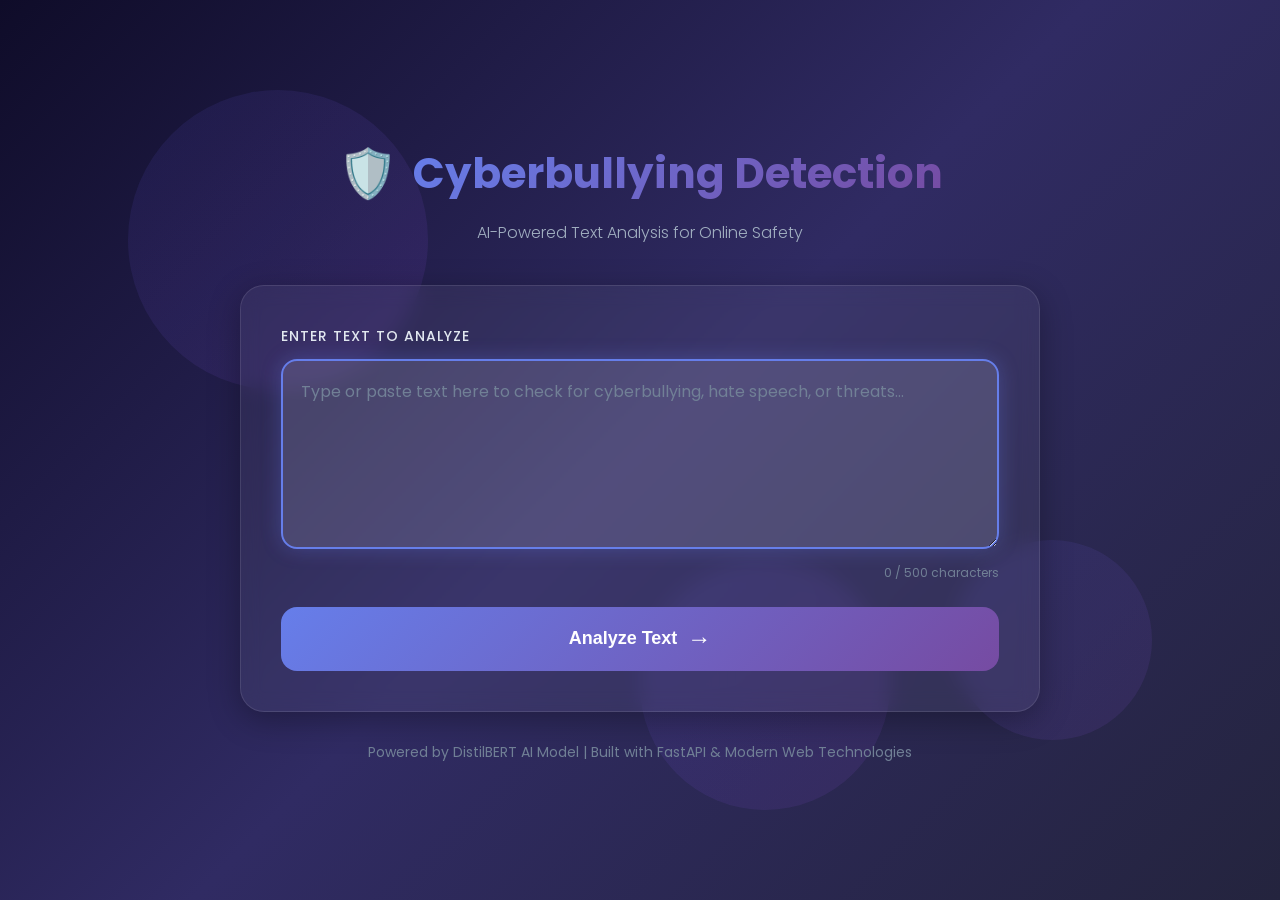
<file: frontend/index.html>
<!DOCTYPE html>
<html lang="en">
<head>
    <meta charset="UTF-8">
    <meta name="viewport" content="width=device-width, initial-scale=1.0">
    <title>Cyberbullying Detection - AI Powered</title>
    <link rel="stylesheet" href="style.css">
    <link rel="preconnect" href="https://fonts.googleapis.com">
    <link rel="preconnect" href="https://fonts.gstatic.com" crossorigin>
    <link href="https://fonts.googleapis.com/css2?family=Poppins:wght@300;400;500;600;700&display=swap" rel="stylesheet">
</head>
<body>
    <div class="background-animation">
        <div class="circle circle-1"></div>
        <div class="circle circle-2"></div>
        <div class="circle circle-3"></div>
    </div>

    <div class="container">
        <header class="header">
            <div class="logo-container">
                <div class="logo-icon">🛡️</div>
                <h1 class="title">Cyberbullying Detection</h1>
            </div>
            <p class="subtitle">AI-Powered Text Analysis for Online Safety</p>
        </header>

        <div class="main-card">
            <div class="input-section">
                <label for="textInput" class="input-label">Enter text to analyze</label>
                <textarea 
                    id="textInput" 
                    class="text-input" 
                    placeholder="Type or paste text here to check for cyberbullying, hate speech, or threats..."
                    rows="6"
                ></textarea>
                <div class="char-count">
                    <span id="charCount">0</span> / 500 characters
                </div>
            </div>

            <button id="analyzeBtn" class="analyze-btn">
                <span class="btn-text">Analyze Text</span>
                <span class="btn-icon">→</span>
            </button>

            <div id="loadingContainer" class="loading-container hidden">
                <div class="loading-spinner"></div>
                <p class="loading-text">Analyzing text...</p>
            </div>

            <div id="resultContainer" class="result-container hidden">
                <div class="result-card">
                    <div class="result-header">
                        <h3>Analysis Result</h3>
                        <div id="statusBadge" class="status-badge"></div>
                    </div>
                    
                    <div class="result-content">
                        <div class="prediction-box">
                            <div class="prediction-label">Classification</div>
                            <div id="predictionText" class="prediction-text"></div>
                        </div>
                        
                        <div class="confidence-box-simple">
                            <div class="confidence-label-simple">Confidence Level</div>
                            <div class="confidence-percentage-display">
                                <span id="confidencePercentage" class="confidence-number">0</span>%
                            </div>
                        </div>

                        <div class="details-box">
                            <div class="details-label">Detailed Category</div>
                            <div id="detailedPrediction" class="details-text"></div>
                        </div>
                    </div>

                    <button id="analyzeAgainBtn" class="analyze-again-btn">
                        Analyze Another Text
                    </button>
                </div>
            </div>
        </div>

        <footer class="footer">
            <p>Powered by DistilBERT AI Model | Built with FastAPI & Modern Web Technologies</p>
        </footer>
    </div>

    <script src="script.js"></script>
</body>
</html>
</file>
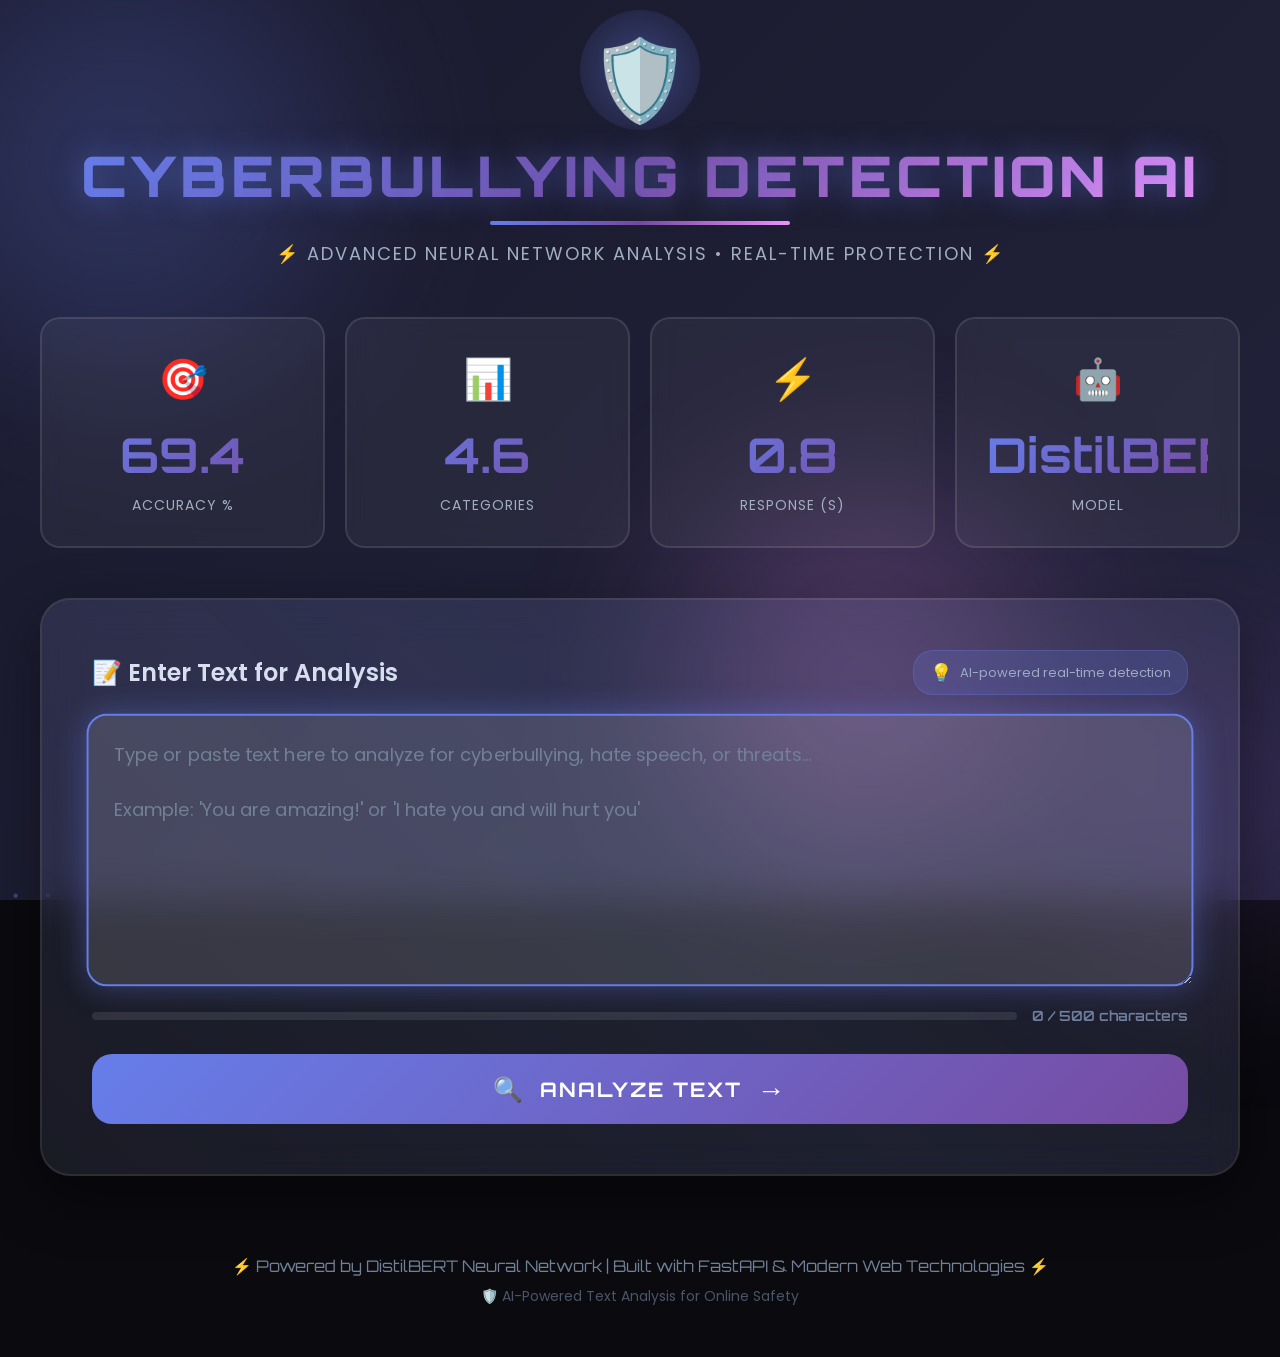
<file: frontend/advanced.html>
<!DOCTYPE html>
<html lang="en">
<head>
    <meta charset="UTF-8">
    <meta name="viewport" content="width=device-width, initial-scale=1.0">
    <title>Cyberbullying Detection AI - Advanced</title>
    <link rel="stylesheet" href="advanced-style.css">
    <link rel="preconnect" href="https://fonts.googleapis.com">
    <link rel="preconnect" href="https://fonts.gstatic.com" crossorigin>
    <link href="https://fonts.googleapis.com/css2?family=Orbitron:wght@400;500;700;900&family=Poppins:wght@300;400;500;600;700&display=swap" rel="stylesheet">
</head>
<body>
    <!-- Particle Background -->
    <div class="particles-container">
        <canvas id="particlesCanvas"></canvas>
    </div>

    <!-- Animated Background Gradient -->
    <div class="gradient-bg">
        <div class="gradient-orb orb-1"></div>
        <div class="gradient-orb orb-2"></div>
        <div class="gradient-orb orb-3"></div>
    </div>

    <div class="container">
        <!-- Header Section -->
        <header class="header">
            <div class="logo-container">
                <div class="logo-shield">
                    <div class="shield-icon">🛡️</div>
                    <div class="shield-glow"></div>
                </div>
                <div class="title-container">
                    <h1 class="title">CYBERBULLYING DETECTION AI</h1>
                    <div class="title-underline"></div>
                </div>
            </div>
            <p class="subtitle">⚡ Advanced Neural Network Analysis • Real-Time Protection ⚡</p>
        </header>

        <!-- Stats Dashboard -->
        <div class="stats-dashboard">
            <div class="stat-card" data-aos="fade-up" data-aos-delay="0">
                <div class="stat-icon">🎯</div>
                <div class="stat-number" data-target="91.30">0</div>
                <div class="stat-label">Accuracy %</div>
            </div>
            <div class="stat-card" data-aos="fade-up" data-aos-delay="100">
                <div class="stat-icon">📊</div>
                <div class="stat-number" data-target="6">0</div>
                <div class="stat-label">Categories</div>
            </div>
            <div class="stat-card" data-aos="fade-up" data-aos-delay="200">
                <div class="stat-icon">⚡</div>
                <div class="stat-number" data-target="1">0</div>
                <div class="stat-label">Response (s)</div>
            </div>
            <div class="stat-card" data-aos="fade-up" data-aos-delay="300">
                <div class="stat-icon">🤖</div>
                <div class="stat-text">DistilBERT</div>
                <div class="stat-label">Model</div>
            </div>
        </div>

        <!-- Main Analysis Card -->
        <div class="main-card">
            <div class="card-glow"></div>
            
            <div class="input-section">
                <div class="section-header">
                    <h3>📝 Enter Text for Analysis</h3>
                    <div class="info-badge">
                        <span class="info-icon">💡</span>
                        <span class="info-text">AI-powered real-time detection</span>
                    </div>
                </div>
                
                <div class="input-wrapper">
                    <textarea 
                        id="textInput" 
                        class="text-input" 
                        placeholder="Type or paste text here to analyze for cyberbullying, hate speech, or threats...&#10;&#10;Example: 'You are amazing!' or 'I hate you and will hurt you'"
                        rows="8"
                        maxlength="500"
                    ></textarea>
                    <div class="input-border-animation"></div>
                </div>
                
                <div class="char-count-container">
                    <div class="char-count-bar">
                        <div id="charCountBar" class="char-count-fill"></div>
                    </div>
                    <div class="char-count-text">
                        <span id="charCount">0</span> / 500 characters
                    </div>
                </div>
            </div>

            <button id="analyzeBtn" class="analyze-btn">
                <span class="btn-bg"></span>
                <span class="btn-content">
                    <span class="btn-icon">🔍</span>
                    <span class="btn-text">ANALYZE TEXT</span>
                    <span class="btn-arrow">→</span>
                </span>
                <div class="btn-particles"></div>
            </button>

            <!-- Loading Animation -->
            <div id="loadingContainer" class="loading-container hidden">
                <div class="loading-content">
                    <div class="loading-spinner">
                        <div class="spinner-ring"></div>
                        <div class="spinner-ring"></div>
                        <div class="spinner-ring"></div>
                        <div class="spinner-core">🤖</div>
                    </div>
                    <p class="loading-text">AI Model Processing...</p>
                    <p class="loading-subtext">Analyzing patterns and context</p>
                </div>
            </div>

            <!-- Results Section -->
            <div id="resultContainer" class="result-container hidden">
                <div class="result-header">
                    <h3>🎯 ANALYSIS RESULTS</h3>
                </div>

                <div id="statusBadge" class="status-badge-container">
                    <!-- Status badge will be inserted here -->
                </div>

                <div class="result-grid">
                    <div class="result-metric">
                        <div class="metric-icon">🎯</div>
                        <div class="metric-content">
                            <div class="metric-label">Classification</div>
                            <div id="predictionText" class="metric-value"></div>
                        </div>
                    </div>

                    <div class="result-metric">
                        <div class="metric-icon">📊</div>
                        <div class="metric-content">
                            <div class="metric-label">Confidence Score</div>
                            <div id="confidenceText" class="metric-value"></div>
                        </div>
                    </div>

                    <div class="result-metric full-width">
                        <div class="metric-icon">🔬</div>
                        <div class="metric-content">
                            <div class="metric-label">Detailed Category</div>
                            <div id="detailedPrediction" class="metric-value"></div>
                        </div>
                    </div>
                </div>

                <div class="confidence-section">
                    <div class="confidence-label-simple">Confidence Level</div>
                    <div class="confidence-percentage-simple">
                        <span id="confidencePercentage">0</span>%
                    </div>
                </div>

                <div id="insightBox" class="insight-box">
                    <!-- Insight will be inserted here -->
                </div>

                <button id="analyzeAgainBtn" class="analyze-again-btn">
                    <span>🔄 Analyze Another Text</span>
                </button>
            </div>
        </div>

        <!-- Footer -->
        <footer class="footer">
            <p class="footer-main">⚡ Powered by DistilBERT Neural Network | Built with FastAPI & Modern Web Technologies ⚡</p>
            <p class="footer-sub">🛡️ AI-Powered Text Analysis for Online Safety</p>
        </footer>
    </div>

    <script src="advanced-script.js"></script>
</body>
</html>
</file>
<file: frontend/style.css>
* {
    margin: 0;
    padding: 0;
    box-sizing: border-box;
}

body {
    font-family: 'Poppins', sans-serif;
    background: linear-gradient(135deg, #0f0c29 0%, #302b63 50%, #24243e 100%);
    min-height: 100vh;
    display: flex;
    justify-content: center;
    align-items: center;
    padding: 20px;
    position: relative;
    overflow-x: hidden;
}

/* Animated Background */
.background-animation {
    position: fixed;
    top: 0;
    left: 0;
    width: 100%;
    height: 100%;
    z-index: 0;
    overflow: hidden;
}

.circle {
    position: absolute;
    border-radius: 50%;
    background: linear-gradient(135deg, rgba(99, 102, 241, 0.1), rgba(168, 85, 247, 0.1));
    animation: float 20s infinite ease-in-out;
}

.circle-1 {
    width: 300px;
    height: 300px;
    top: 10%;
    left: 10%;
    animation-delay: 0s;
}

.circle-2 {
    width: 200px;
    height: 200px;
    top: 60%;
    right: 10%;
    animation-delay: 5s;
}

.circle-3 {
    width: 250px;
    height: 250px;
    bottom: 10%;
    left: 50%;
    animation-delay: 10s;
}

@keyframes float {
    0%, 100% {
        transform: translate(0, 0) scale(1);
    }
    33% {
        transform: translate(30px, -30px) scale(1.1);
    }
    66% {
        transform: translate(-20px, 20px) scale(0.9);
    }
}

/* Container */
.container {
    max-width: 800px;
    width: 100%;
    position: relative;
    z-index: 1;
    animation: fadeIn 0.8s ease-in;
}

@keyframes fadeIn {
    from {
        opacity: 0;
        transform: translateY(20px);
    }
    to {
        opacity: 1;
        transform: translateY(0);
    }
}

/* Header */
.header {
    text-align: center;
    margin-bottom: 40px;
}

.logo-container {
    display: flex;
    align-items: center;
    justify-content: center;
    gap: 15px;
    margin-bottom: 10px;
}

.logo-icon {
    font-size: 48px;
    animation: pulse 2s infinite;
}

@keyframes pulse {
    0%, 100% {
        transform: scale(1);
    }
    50% {
        transform: scale(1.1);
    }
}

.title {
    font-size: 42px;
    font-weight: 700;
    background: linear-gradient(135deg, #667eea 0%, #764ba2 100%);
    -webkit-background-clip: text;
    -webkit-text-fill-color: transparent;
    background-clip: text;
}

.subtitle {
    color: #a0aec0;
    font-size: 16px;
    font-weight: 300;
}

/* Main Card */
.main-card {
    background: rgba(255, 255, 255, 0.05);
    backdrop-filter: blur(10px);
    border-radius: 24px;
    padding: 40px;
    box-shadow: 0 8px 32px rgba(0, 0, 0, 0.3);
    border: 1px solid rgba(255, 255, 255, 0.1);
    transition: transform 0.3s ease;
}

.main-card:hover {
    transform: translateY(-5px);
}

/* Input Section */
.input-section {
    margin-bottom: 25px;
}

.input-label {
    display: block;
    color: #e2e8f0;
    font-size: 14px;
    font-weight: 500;
    margin-bottom: 12px;
    text-transform: uppercase;
    letter-spacing: 1px;
}

.text-input {
    width: 100%;
    padding: 18px;
    background: rgba(255, 255, 255, 0.08);
    border: 2px solid rgba(255, 255, 255, 0.1);
    border-radius: 16px;
    color: #fff;
    font-size: 16px;
    font-family: 'Poppins', sans-serif;
    resize: vertical;
    transition: all 0.3s ease;
}

.text-input:focus {
    outline: none;
    border-color: #667eea;
    background: rgba(255, 255, 255, 0.12);
    box-shadow: 0 0 20px rgba(102, 126, 234, 0.3);
}

.text-input::placeholder {
    color: #718096;
}

.char-count {
    text-align: right;
    color: #718096;
    font-size: 12px;
    margin-top: 8px;
}

/* Analyze Button */
.analyze-btn {
    width: 100%;
    padding: 18px;
    background: linear-gradient(135deg, #667eea 0%, #764ba2 100%);
    border: none;
    border-radius: 16px;
    color: white;
    font-size: 18px;
    font-weight: 600;
    cursor: pointer;
    display: flex;
    align-items: center;
    justify-content: center;
    gap: 10px;
    transition: all 0.3s ease;
    position: relative;
    overflow: hidden;
}

.analyze-btn::before {
    content: '';
    position: absolute;
    top: 0;
    left: -100%;
    width: 100%;
    height: 100%;
    background: linear-gradient(90deg, transparent, rgba(255, 255, 255, 0.2), transparent);
    transition: left 0.5s ease;
}

.analyze-btn:hover::before {
    left: 100%;
}

.analyze-btn:hover {
    transform: translateY(-2px);
    box-shadow: 0 10px 30px rgba(102, 126, 234, 0.4);
}

.analyze-btn:active {
    transform: translateY(0);
}

.analyze-btn:disabled {
    opacity: 0.6;
    cursor: not-allowed;
}

.btn-icon {
    font-size: 24px;
    transition: transform 0.3s ease;
}

.analyze-btn:hover .btn-icon {
    transform: translateX(5px);
}

/* Loading */
.loading-container {
    text-align: center;
    padding: 40px;
    animation: fadeIn 0.3s ease;
}

.loading-spinner {
    width: 60px;
    height: 60px;
    border: 4px solid rgba(255, 255, 255, 0.1);
    border-top: 4px solid #667eea;
    border-radius: 50%;
    margin: 0 auto 20px;
    animation: spin 1s linear infinite;
}

@keyframes spin {
    0% { transform: rotate(0deg); }
    100% { transform: rotate(360deg); }
}

.loading-text {
    color: #a0aec0;
    font-size: 16px;
}

/* Result Container */
.result-container {
    margin-top: 30px;
    animation: slideUp 0.5s ease;
}

@keyframes slideUp {
    from {
        opacity: 0;
        transform: translateY(30px);
    }
    to {
        opacity: 1;
        transform: translateY(0);
    }
}

.result-card {
    background: rgba(255, 255, 255, 0.08);
    border-radius: 20px;
    padding: 30px;
    border: 1px solid rgba(255, 255, 255, 0.1);
}

.result-header {
    display: flex;
    justify-content: space-between;
    align-items: center;
    margin-bottom: 25px;
    padding-bottom: 15px;
    border-bottom: 1px solid rgba(255, 255, 255, 0.1);
}

.result-header h3 {
    color: #e2e8f0;
    font-size: 20px;
    font-weight: 600;
}

.status-badge {
    padding: 8px 20px;
    border-radius: 20px;
    font-size: 14px;
    font-weight: 600;
    text-transform: uppercase;
    letter-spacing: 1px;
    animation: popIn 0.3s ease;
}

@keyframes popIn {
    0% {
        transform: scale(0);
    }
    50% {
        transform: scale(1.1);
    }
    100% {
        transform: scale(1);
    }
}

.status-badge.normal {
    background: rgba(72, 187, 120, 0.2);
    color: #48bb78;
    border: 2px solid #48bb78;
}

.status-badge.toxic {
    background: rgba(237, 137, 54, 0.2);
    color: #ed8936;
    border: 2px solid #ed8936;
}

.status-badge.hate-speech {
    background: rgba(245, 101, 101, 0.2);
    color: #f56565;
    border: 2px solid #f56565;
}

.status-badge.threat {
    background: rgba(197, 48, 48, 0.2);
    color: #c53030;
    border: 2px solid #c53030;
}

/* Result Content */
.result-content {
    display: flex;
    flex-direction: column;
    gap: 20px;
}

.prediction-box, .confidence-box, .details-box {
    background: rgba(255, 255, 255, 0.05);
    padding: 20px;
    border-radius: 12px;
    border: 1px solid rgba(255, 255, 255, 0.05);
}

.prediction-label, .details-label {
    color: #a0aec0;
    font-size: 12px;
    text-transform: uppercase;
    letter-spacing: 1px;
    margin-bottom: 10px;
}

.prediction-text {
    color: #fff;
    font-size: 28px;
    font-weight: 700;
}

/* Simple Black and White Confidence Display */
.confidence-box-simple {
    background: white;
    padding: 30px;
    border-radius: 15px;
    text-align: center;
}

.confidence-label-simple {
    color: black;
    font-size: 16px;
    font-weight: 600;
    margin-bottom: 15px;
    text-transform: uppercase;
    letter-spacing: 1px;
}

.confidence-percentage-display {
    color: black;
    font-size: 56px;
    font-weight: 700;
    font-family: 'Orbitron', monospace;
    letter-spacing: 2px;
}

.confidence-number {
    display: inline-block;
}

.details-text {
    color: #e2e8f0;
    font-size: 16px;
    font-weight: 500;
}

/* Analyze Again Button */
.analyze-again-btn {
    width: 100%;
    padding: 14px;
    margin-top: 20px;
    background: rgba(255, 255, 255, 0.1);
    border: 2px solid rgba(255, 255, 255, 0.2);
    border-radius: 12px;
    color: #fff;
    font-size: 16px;
    font-weight: 500;
    cursor: pointer;
    transition: all 0.3s ease;
}

.analyze-again-btn:hover {
    background: rgba(255, 255, 255, 0.15);
    border-color: #667eea;
}

/* Footer */
.footer {
    text-align: center;
    margin-top: 30px;
    color: #718096;
    font-size: 14px;
}

/* Utility */
.hidden {
    display: none !important;
}

/* Responsive */
@media (max-width: 768px) {
    .title {
        font-size: 32px;
    }
    
    .main-card {
        padding: 25px;
    }
    
    .prediction-text {
        font-size: 24px;
    }
    
    .logo-icon {
        font-size: 36px;
    }
}
</file>
<file: frontend/advanced-style.css>
@import url('https://fonts.googleapis.com/css2?family=Orbitron:wght@400;500;700;900&family=Poppins:wght@300;400;500;600;700&display=swap');

* {
    margin: 0;
    padding: 0;
    box-sizing: border-box;
}

body {
    font-family: 'Poppins', sans-serif;
    background: #0a0a0f;
    min-height: 100vh;
    display: flex;
    justify-content: center;
    align-items: center;
    padding: 20px;
    position: relative;
    overflow-x: hidden;
}

/* Animated Gradient Background */
.gradient-bg {
    position: fixed;
    top: 0;
    left: 0;
    width: 100%;
    height: 100%;
    z-index: 0;
    background: linear-gradient(-45deg, #0f0c29, #302b63, #24243e, #1a1a2e);
    background-size: 400% 400%;
    animation: gradientShift 15s ease infinite;
}

@keyframes gradientShift {
    0% { background-position: 0% 50%; }
    50% { background-position: 100% 50%; }
    100% { background-position: 0% 50%; }
}

.gradient-orb {
    position: absolute;
    border-radius: 50%;
    filter: blur(80px);
    opacity: 0.3;
    animation: orbFloat 20s ease-in-out infinite;
}

.orb-1 {
    width: 500px;
    height: 500px;
    background: radial-gradient(circle, #667eea, transparent);
    top: -10%;
    left: -10%;
    animation-delay: 0s;
}

.orb-2 {
    width: 400px;
    height: 400px;
    background: radial-gradient(circle, #764ba2, transparent);
    bottom: -10%;
    right: -10%;
    animation-delay: 7s;
}

.orb-3 {
    width: 450px;
    height: 450px;
    background: radial-gradient(circle, #f093fb, transparent);
    top: 50%;
    left: 50%;
    animation-delay: 14s;
}

@keyframes orbFloat {
    0%, 100% { transform: translate(0, 0) scale(1); }
    33% { transform: translate(50px, -50px) scale(1.1); }
    66% { transform: translate(-50px, 50px) scale(0.9); }
}

/* Particle Canvas */
.particles-container {
    position: fixed;
    top: 0;
    left: 0;
    width: 100%;
    height: 100%;
    z-index: 1;
    pointer-events: none;
}

#particlesCanvas {
    width: 100%;
    height: 100%;
}

/* Container */
.container {
    max-width: 1200px;
    width: 100%;
    position: relative;
    z-index: 2;
    animation: containerFadeIn 1s ease;
}

@keyframes containerFadeIn {
    from { opacity: 0; transform: translateY(30px); }
    to { opacity: 1; transform: translateY(0); }
}

/* Header */
.header {
    text-align: center;
    margin-bottom: 50px;
}

.logo-container {
    display: flex;
    flex-direction: column;
    align-items: center;
    gap: 20px;
    margin-bottom: 15px;
}

.logo-shield {
    position: relative;
    width: 100px;
    height: 100px;
}

.shield-icon {
    font-size: 80px;
    position: relative;
    z-index: 2;
    animation: shieldPulse 3s ease-in-out infinite;
}

@keyframes shieldPulse {
    0%, 100% { transform: scale(1); }
    50% { transform: scale(1.1); }
}

.shield-glow {
    position: absolute;
    top: 50%;
    left: 50%;
    transform: translate(-50%, -50%);
    width: 120px;
    height: 120px;
    background: radial-gradient(circle, rgba(102, 126, 234, 0.4), transparent);
    border-radius: 50%;
    animation: glowPulse 3s ease-in-out infinite;
}

@keyframes glowPulse {
    0%, 100% { transform: translate(-50%, -50%) scale(1); opacity: 0.5; }
    50% { transform: translate(-50%, -50%) scale(1.3); opacity: 0.8; }
}

.title-container {
    position: relative;
}

.title {
    font-family: 'Orbitron', sans-serif;
    font-size: 56px;
    font-weight: 900;
    background: linear-gradient(135deg, #667eea 0%, #764ba2 50%, #f093fb 100%);
    -webkit-background-clip: text;
    -webkit-text-fill-color: transparent;
    letter-spacing: 4px;
    animation: titleGlow 3s ease-in-out infinite;
    text-shadow: 0 0 30px rgba(102, 126, 234, 0.5);
}

@keyframes titleGlow {
    0%, 100% { filter: brightness(1) drop-shadow(0 0 20px rgba(102, 126, 234, 0.5)); }
    50% { filter: brightness(1.3) drop-shadow(0 0 40px rgba(118, 75, 162, 0.8)); }
}

.title-underline {
    height: 4px;
    width: 0;
    background: linear-gradient(90deg, #667eea, #764ba2, #f093fb);
    margin: 10px auto 0;
    border-radius: 2px;
    animation: underlineExpand 2s ease forwards;
}

@keyframes underlineExpand {
    to { width: 300px; }
}

.subtitle {
    color: #a0aec0;
    font-size: 18px;
    font-weight: 400;
    letter-spacing: 2px;
    text-transform: uppercase;
    animation: subtitleFade 1.5s ease;
}

@keyframes subtitleFade {
    from { opacity: 0; }
    to { opacity: 1; }
}

/* Stats Dashboard */
.stats-dashboard {
    display: grid;
    grid-template-columns: repeat(auto-fit, minmax(200px, 1fr));
    gap: 20px;
    margin-bottom: 50px;
}

.stat-card {
    background: rgba(255, 255, 255, 0.05);
    backdrop-filter: blur(10px);
    border: 2px solid rgba(255, 255, 255, 0.1);
    border-radius: 20px;
    padding: 30px;
    text-align: center;
    transition: all 0.4s cubic-bezier(0.68, -0.55, 0.265, 1.55);
    position: relative;
    overflow: hidden;
}

.stat-card::before {
    content: '';
    position: absolute;
    top: 0;
    left: -100%;
    width: 100%;
    height: 100%;
    background: linear-gradient(90deg, transparent, rgba(102, 126, 234, 0.2), transparent);
    transition: left 0.5s ease;
}

.stat-card:hover::before {
    left: 100%;
}

.stat-card:hover {
    transform: translateY(-10px) scale(1.05);
    border-color: #667eea;
    box-shadow: 0 15px 50px rgba(102, 126, 234, 0.4);
}

.stat-icon {
    font-size: 40px;
    margin-bottom: 15px;
    animation: iconBounce 2s ease-in-out infinite;
}

@keyframes iconBounce {
    0%, 100% { transform: translateY(0); }
    50% { transform: translateY(-10px); }
}

.stat-number {
    font-family: 'Orbitron', sans-serif;
    font-size: 48px;
    font-weight: 700;
    background: linear-gradient(135deg, #667eea, #764ba2);
    -webkit-background-clip: text;
    -webkit-text-fill-color: transparent;
    margin-bottom: 10px;
}

.stat-text {
    font-family: 'Orbitron', sans-serif;
    font-size: 48px;
    font-weight: 700;
    background: linear-gradient(135deg, #667eea, #764ba2);
    -webkit-background-clip: text;
    -webkit-text-fill-color: transparent;
    margin-bottom: 10px;
}

.stat-label {
    color: #a0aec0;
    font-size: 14px;
    text-transform: uppercase;
    letter-spacing: 1px;
}

/* Main Card */
.main-card {
    background: rgba(255, 255, 255, 0.05);
    backdrop-filter: blur(20px);
    border: 2px solid rgba(255, 255, 255, 0.1);
    border-radius: 30px;
    padding: 50px;
    box-shadow: 0 20px 60px rgba(0, 0, 0, 0.4);
    position: relative;
    overflow: hidden;
    animation: cardAppear 1s ease;
}

@keyframes cardAppear {
    from { opacity: 0; transform: scale(0.95); }
    to { opacity: 1; transform: scale(1); }
}

.card-glow {
    position: absolute;
    top: -50%;
    left: -50%;
    width: 200%;
    height: 200%;
    background: linear-gradient(45deg, transparent, rgba(102, 126, 234, 0.1), transparent);
    animation: cardScan 4s linear infinite;
    pointer-events: none;
}

@keyframes cardScan {
    0% { transform: translateX(-100%) translateY(-100%) rotate(45deg); }
    100% { transform: translateX(100%) translateY(100%) rotate(45deg); }
}

/* Input Section */
.input-section {
    margin-bottom: 30px;
}

.section-header {
    display: flex;
    justify-content: space-between;
    align-items: center;
    margin-bottom: 20px;
    flex-wrap: wrap;
    gap: 15px;
}

.section-header h3 {
    color: #e2e8f0;
    font-size: 24px;
    font-weight: 600;
}

.info-badge {
    display: flex;
    align-items: center;
    gap: 8px;
    background: rgba(102, 126, 234, 0.2);
    padding: 8px 16px;
    border-radius: 20px;
    border: 1px solid rgba(102, 126, 234, 0.3);
}

.info-icon {
    font-size: 18px;
}

.info-text {
    color: #a0aec0;
    font-size: 13px;
}

.input-wrapper {
    position: relative;
    margin-bottom: 15px;
}

.text-input {
    width: 100%;
    padding: 25px;
    background: rgba(255, 255, 255, 0.08);
    border: 2px solid rgba(255, 255, 255, 0.15);
    border-radius: 20px;
    color: #fff;
    font-size: 18px;
    font-family: 'Poppins', sans-serif;
    resize: vertical;
    transition: all 0.3s ease;
}

.text-input:focus {
    outline: none;
    border-color: #667eea;
    background: rgba(255, 255, 255, 0.12);
    box-shadow: 0 0 30px rgba(102, 126, 234, 0.4);
    transform: scale(1.01);
}

.text-input::placeholder {
    color: #718096;
}

.input-border-animation {
    position: absolute;
    top: 0;
    left: 0;
    right: 0;
    bottom: 0;
    border-radius: 20px;
    pointer-events: none;
    opacity: 0;
    transition: opacity 0.3s ease;
}

.text-input:focus + .input-border-animation {
    opacity: 1;
    animation: borderGlow 2s ease-in-out infinite;
}

@keyframes borderGlow {
    0%, 100% { box-shadow: 0 0 20px rgba(102, 126, 234, 0.5); }
    50% { box-shadow: 0 0 40px rgba(118, 75, 162, 0.8); }
}

/* Character Count */
.char-count-container {
    display: flex;
    align-items: center;
    gap: 15px;
}

.char-count-bar {
    flex: 1;
    height: 8px;
    background: rgba(255, 255, 255, 0.1);
    border-radius: 10px;
    overflow: hidden;
}

.char-count-fill {
    height: 100%;
    background: linear-gradient(90deg, #667eea, #764ba2);
    border-radius: 10px;
    width: 0;
    transition: width 0.3s ease, background 0.3s ease;
}

.char-count-text {
    color: #718096;
    font-size: 14px;
    font-family: 'Orbitron', sans-serif;
    font-weight: 600;
    min-width: 150px;
    text-align: right;
}

/* Analyze Button */
.analyze-btn {
    width: 100%;
    padding: 0;
    height: 70px;
    background: transparent;
    border: none;
    border-radius: 20px;
    cursor: pointer;
    position: relative;
    overflow: hidden;
    font-family: 'Orbitron', sans-serif;
    transition: all 0.3s ease;
}

.btn-bg {
    position: absolute;
    top: 0;
    left: 0;
    width: 100%;
    height: 100%;
    background: linear-gradient(135deg, #667eea 0%, #764ba2 100%);
    transition: all 0.3s ease;
}

.analyze-btn:hover .btn-bg {
    background: linear-gradient(135deg, #764ba2 0%, #f093fb 100%);
    transform: scale(1.05);
}

.btn-content {
    position: relative;
    display: flex;
    align-items: center;
    justify-content: center;
    gap: 15px;
    color: white;
    font-size: 20px;
    font-weight: 700;
    letter-spacing: 2px;
    z-index: 2;
}

.btn-icon {
    font-size: 24px;
    animation: iconSpin 3s linear infinite;
}

@keyframes iconSpin {
    0%, 90% { transform: rotate(0deg); }
    95% { transform: rotate(15deg); }
    100% { transform: rotate(0deg); }
}

.btn-arrow {
    font-size: 28px;
    transition: transform 0.3s ease;
}

.analyze-btn:hover .btn-arrow {
    transform: translateX(10px);
}

.analyze-btn:active {
    transform: scale(0.98);
}

.analyze-btn:disabled {
    opacity: 0.6;
    cursor: not-allowed;
}

.btn-particles {
    position: absolute;
    top: 0;
    left: 0;
    width: 100%;
    height: 100%;
    pointer-events: none;
}

/* Loading */
.loading-container {
    text-align: center;
    padding: 60px 20px;
    animation: fadeIn 0.3s ease;
}

.loading-content {
    display: flex;
    flex-direction: column;
    align-items: center;
    gap: 20px;
}

.loading-spinner {
    position: relative;
    width: 120px;
    height: 120px;
}

.spinner-ring {
    position: absolute;
    top: 0;
    left: 0;
    width: 100%;
    height: 100%;
    border: 4px solid transparent;
    border-top-color: #667eea;
    border-radius: 50%;
    animation: spinRing 1.5s linear infinite;
}

.spinner-ring:nth-child(2) {
    border-top-color: #764ba2;
    animation-delay: 0.5s;
}

.spinner-ring:nth-child(3) {
    border-top-color: #f093fb;
    animation-delay: 1s;
}

@keyframes spinRing {
    0% { transform: rotate(0deg); }
    100% { transform: rotate(360deg); }
}

.spinner-core {
    position: absolute;
    top: 50%;
    left: 50%;
    transform: translate(-50%, -50%);
    font-size: 40px;
    animation: coreFloat 2s ease-in-out infinite;
}

@keyframes coreFloat {
    0%, 100% { transform: translate(-50%, -50%) scale(1); }
    50% { transform: translate(-50%, -50%) scale(1.2); }
}

.loading-text {
    color: #e2e8f0;
    font-size: 20px;
    font-weight: 600;
    font-family: 'Orbitron', sans-serif;
}

.loading-subtext {
    color: #a0aec0;
    font-size: 14px;
}

/* Results */
.result-container {
    margin-top: 40px;
    animation: resultSlideUp 0.6s cubic-bezier(0.68, -0.55, 0.265, 1.55);
}

@keyframes resultSlideUp {
    from {
        opacity: 0;
        transform: translateY(50px);
    }
    to {
        opacity: 1;
        transform: translateY(0);
    }
}

.result-header {
    text-align: center;
    margin-bottom: 30px;
}

.result-header h3 {
    color: #e2e8f0;
    font-size: 28px;
    font-weight: 700;
    font-family: 'Orbitron', sans-serif;
    letter-spacing: 2px;
}

.status-badge-container {
    display: flex;
    justify-content: center;
    margin-bottom: 40px;
}

.status-badge {
    padding: 20px 50px;
    border-radius: 30px;
    font-size: 28px;
    font-weight: 700;
    font-family: 'Orbitron', sans-serif;
    letter-spacing: 3px;
    text-transform: uppercase;
    animation: badgePop 0.5s cubic-bezier(0.68, -0.55, 0.265, 1.55);
    position: relative;
    overflow: hidden;
}

@keyframes badgePop {
    0% { transform: scale(0) rotate(180deg); }
    100% { transform: scale(1) rotate(0deg); }
}

.status-badge::before {
    content: '';
    position: absolute;
    top: 50%;
    left: 50%;
    width: 0;
    height: 0;
    background: rgba(255, 255, 255, 0.2);
    border-radius: 50%;
    transform: translate(-50%, -50%);
    animation: badgePulse 2s ease-in-out infinite;
}

@keyframes badgePulse {
    0%, 100% { width: 0; height: 0; opacity: 1; }
    50% { width: 200px; height: 200px; opacity: 0; }
}

.status-normal {
    background: linear-gradient(135deg, rgba(72, 187, 120, 0.3), rgba(56, 161, 105, 0.3));
    color: #48bb78;
    border: 3px solid #48bb78;
    box-shadow: 0 0 40px rgba(72, 187, 120, 0.5);
}

.status-toxic {
    background: linear-gradient(135deg, rgba(237, 137, 54, 0.3), rgba(221, 107, 32, 0.3));
    color: #ed8936;
    border: 3px solid #ed8936;
    box-shadow: 0 0 40px rgba(237, 137, 54, 0.5);
}

.status-hate {
    background: linear-gradient(135deg, rgba(245, 101, 101, 0.3), rgba(229, 62, 62, 0.3));
    color: #f56565;
    border: 3px solid #f56565;
    box-shadow: 0 0 40px rgba(245, 101, 101, 0.5);
}

.status-threat {
    background: linear-gradient(135deg, rgba(197, 48, 48, 0.3), rgba(155, 44, 44, 0.3));
    color: #c53030;
    border: 3px solid #c53030;
    box-shadow: 0 0 40px rgba(197, 48, 48, 0.5);
}

/* Result Grid */
.result-grid {
    display: grid;
    grid-template-columns: repeat(auto-fit, minmax(250px, 1fr));
    gap: 20px;
    margin-bottom: 30px;
}

.result-metric {
    background: linear-gradient(135deg, rgba(255, 255, 255, 0.05), rgba(255, 255, 255, 0.02));
    border: 2px solid rgba(255, 255, 255, 0.1);
    border-radius: 20px;
    padding: 25px;
    display: flex;
    align-items: center;
    gap: 20px;
    transition: all 0.3s ease;
    position: relative;
    overflow: hidden;
}

.result-metric::before {
    content: '';
    position: absolute;
    top: 0;
    left: -100%;
    width: 100%;
    height: 100%;
    background: linear-gradient(90deg, transparent, rgba(102, 126, 234, 0.2), transparent);
    transition: left 0.5s ease;
}

.result-metric:hover::before {
    left: 100%;
}

.result-metric:hover {
    transform: translateY(-5px);
    border-color: #667eea;
    box-shadow: 0 10px 30px rgba(102, 126, 234, 0.3);
}

.result-metric.full-width {
    grid-column: 1 / -1;
}

.metric-icon {
    font-size: 40px;
}

.metric-content {
    flex: 1;
}

.metric-label {
    color: #a0aec0;
    font-size: 12px;
    text-transform: uppercase;
    letter-spacing: 1px;
    margin-bottom: 8px;
    font-family: 'Orbitron', sans-serif;
}

.metric-value {
    color: #fff;
    font-size: 24px;
    font-weight: 700;
    font-family: 'Orbitron', sans-serif;
    background: linear-gradient(135deg, #667eea, #764ba2);
    -webkit-background-clip: text;
    -webkit-text-fill-color: transparent;
}

/* Confidence Section - Simple Black and White */
.confidence-section {
    margin-bottom: 30px;
    background: white;
    padding: 30px;
    border-radius: 15px;
    text-align: center;
}

.confidence-label-simple {
    color: black;
    font-size: 18px;
    font-weight: 600;
    margin-bottom: 15px;
    font-family: 'Poppins', sans-serif;
}

.confidence-percentage-simple {
    color: black;
    font-size: 64px;
    font-weight: 700;
    font-family: 'Orbitron', monospace;
    letter-spacing: 2px;
}

/* Insight Box */
.insight-box {
    background: rgba(102, 126, 234, 0.1);
    border-left: 4px solid #667eea;
    padding: 20px;
    border-radius: 10px;
    margin-bottom: 30px;
    animation: insightSlide 0.5s ease;
}

@keyframes insightSlide {
    from { opacity: 0; transform: translateX(-30px); }
    to { opacity: 1; transform: translateX(0); }
}

.insight-box p {
    color: #e2e8f0;
    font-size: 16px;
    line-height: 1.6;
}

/* Analyze Again Button */
.analyze-again-btn {
    width: 100%;
    padding: 18px;
    background: rgba(255, 255, 255, 0.1);
    border: 2px solid rgba(255, 255, 255, 0.2);
    border-radius: 15px;
    color: #fff;
    font-size: 16px;
    font-weight: 600;
    cursor: pointer;
    transition: all 0.3s ease;
    font-family: 'Orbitron', sans-serif;
}

.analyze-again-btn:hover {
    background: rgba(255, 255, 255, 0.15);
    border-color: #667eea;
    transform: translateY(-2px);
    box-shadow: 0 5px 20px rgba(102, 126, 234, 0.3);
}

/* Footer */
.footer {
    text-align: center;
    margin-top: 50px;
    padding: 30px;
}

.footer-main {
    color: #718096;
    font-size: 16px;
    font-family: 'Orbitron', sans-serif;
    margin-bottom: 10px;
}

.footer-sub {
    color: #4a5568;
    font-size: 14px;
}

/* Utility */
.hidden {
    display: none !important;
}

@keyframes fadeIn {
    from { opacity: 0; }
    to { opacity: 1; }
}

/* Responsive */
@media (max-width: 768px) {
    .title {
        font-size: 36px;
    }
    
    .main-card {
        padding: 30px 20px;
    }
    
    .stats-dashboard {
        grid-template-columns: repeat(2, 1fr);
    }
    
    .result-grid {
        grid-template-columns: 1fr;
    }
    
    .section-header {
        flex-direction: column;
        align-items: flex-start;
    }
}
</file>
